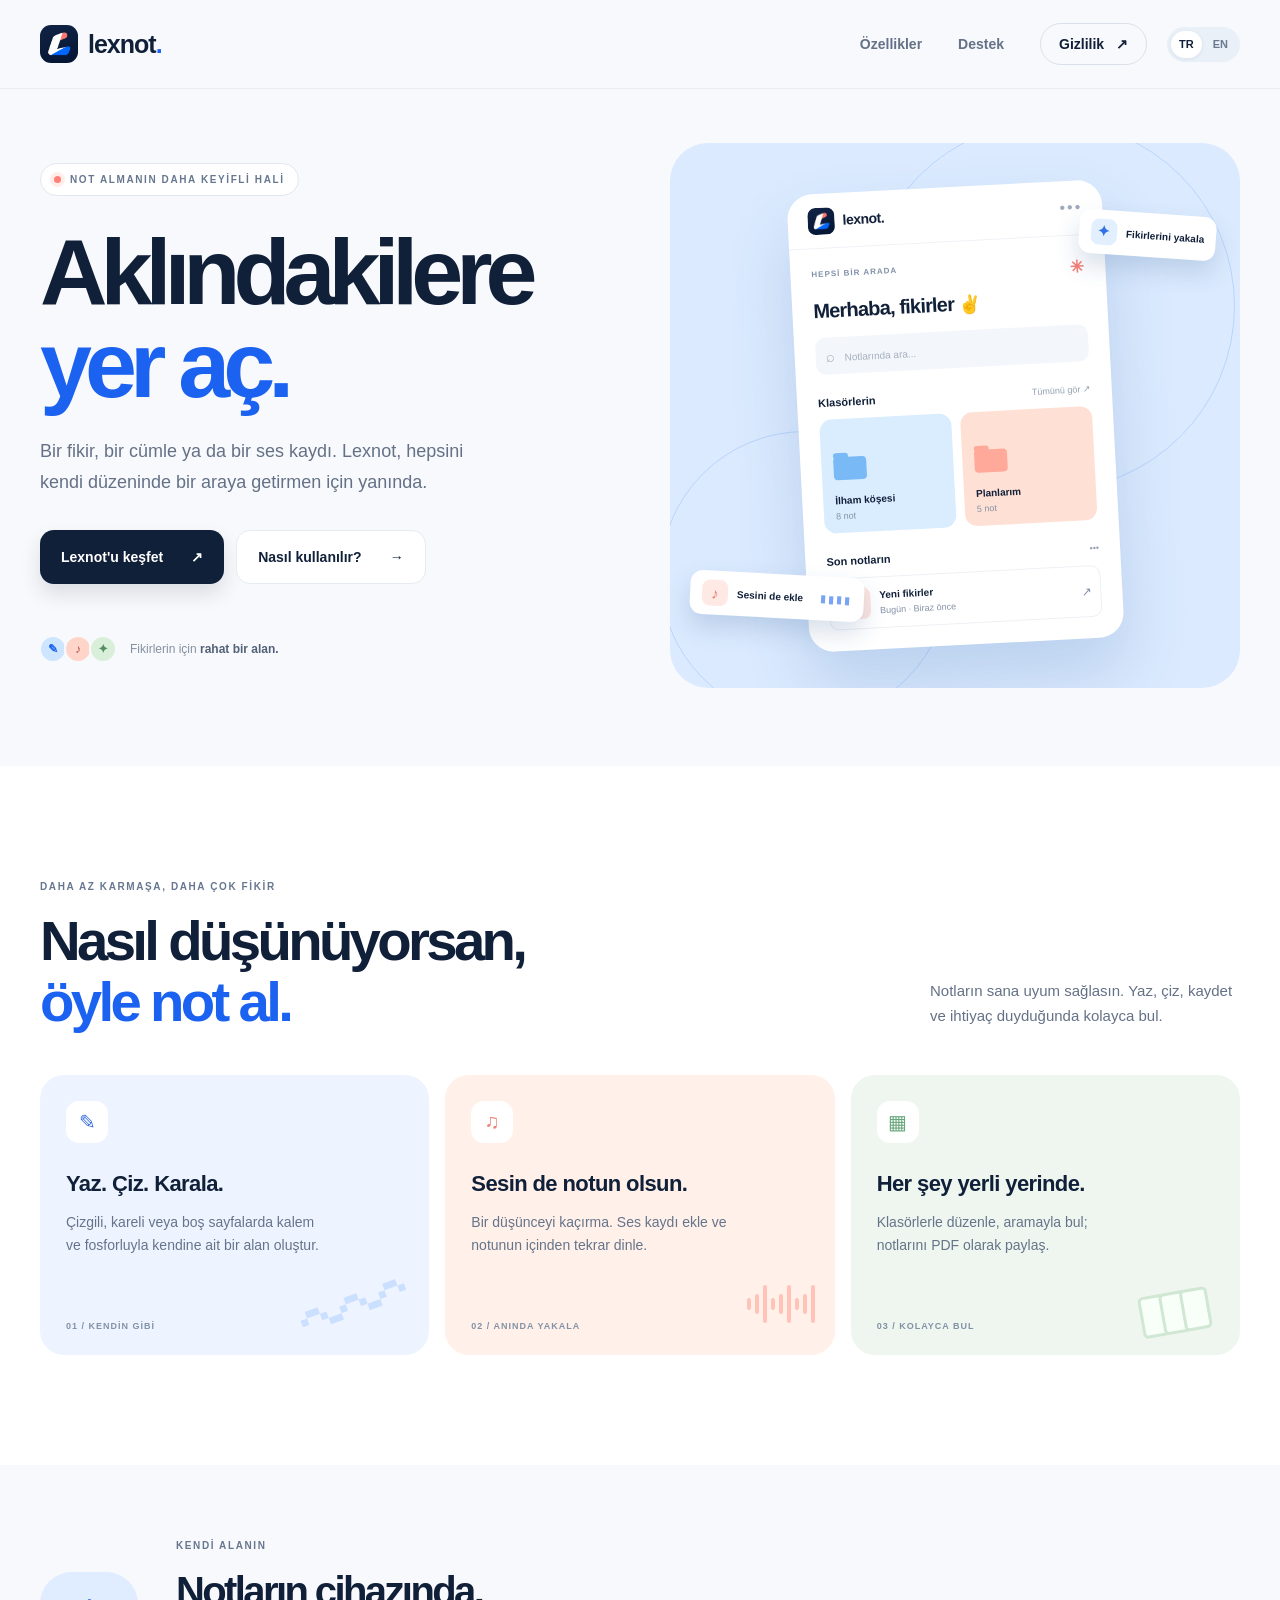
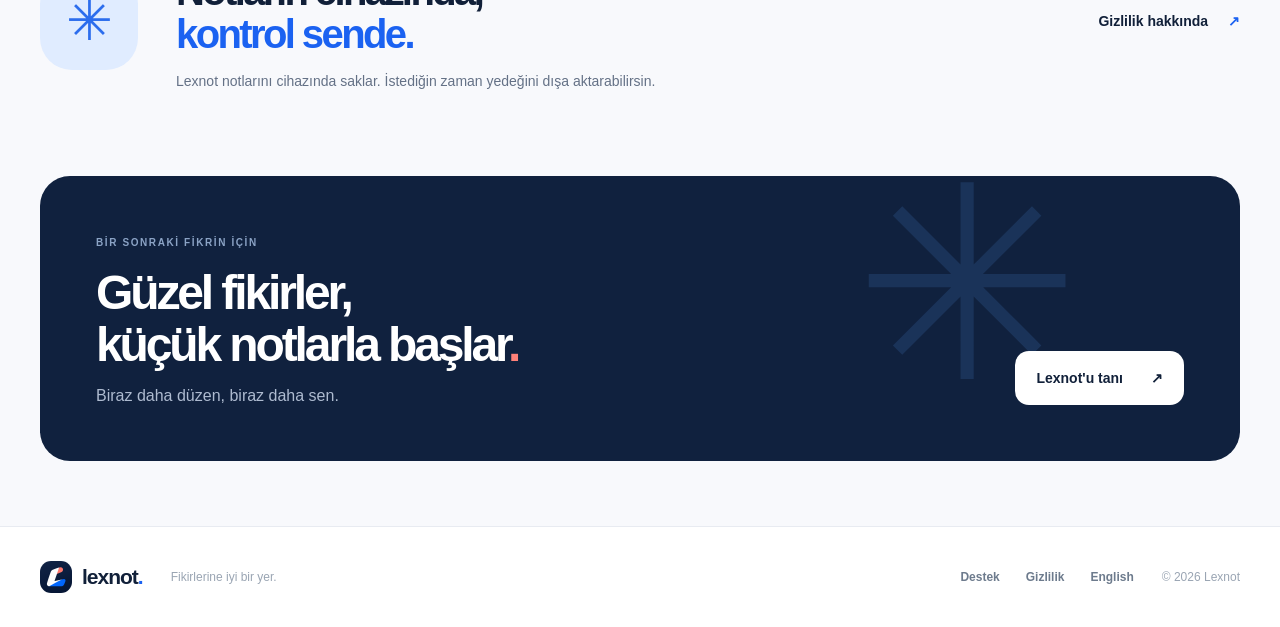
<file: index.html>
<!doctype html>
<html lang="tr">
<head>
  <meta charset="utf-8">
  <meta name="viewport" content="width=device-width, initial-scale=1">
  <meta name="theme-color" content="#f8f9fc">
  <meta name="description" content="Lexnot ile notlarını yaz, çiz, ses ekle ve kendi düzeninde sakla.">
  <title>Lexnot — Aklındakilere yer aç.</title>
  <link rel="icon" href="favicon.png" type="image/png">
  <link rel="apple-touch-icon" href="logo.png">
  <link rel="stylesheet" href="style.css">
</head>
<body>
  <a class="skip" href="#icerik">İçeriğe geç</a>
  <header class="site-header"><div class="shell header-inner">
    <a class="brand" href="index.html" aria-label="Lexnot ana sayfa"><img src="logo.png" alt="" width="38" height="38"><span>lexnot<span class="brand-dot">.</span></span></a>
    <nav class="nav" aria-label="Ana menü"><a class="nav-desktop" href="#ozellikler">Özellikler</a><a href="support.html">Destek</a><a class="nav-button" href="privacy.html">Gizlilik <span aria-hidden="true">↗</span></a></nav><div class="lang-switch" aria-label="Dil seçimi"><span class="lang-on" aria-current="page">TR</span><a href="en/index.html" lang="en" aria-label="Read in English">EN</a></div>
  </div></header>
  <main id="icerik">
    <section class="hero shell"><div class="hero-copy">
      <div class="eyebrow"><span class="eyebrow-dot"></span> NOT ALMANIN DAHA KEYİFLİ HALİ</div>
      <h1>Aklındakilere<br><span>yer aç.</span></h1>
      <p>Bir fikir, bir cümle ya da bir ses kaydı. Lexnot, hepsini kendi düzeninde bir araya getirmen için yanında.</p>
      <div class="hero-actions"><a class="button button-primary" href="#ozellikler">Lexnot'u keşfet <span aria-hidden="true">↗</span></a><a class="button button-light" href="support.html">Nasıl kullanılır? <span aria-hidden="true">→</span></a></div>
      <div class="hero-foot"><div class="avatar-stack" aria-hidden="true"><span>✎</span><span>♪</span><span>✦</span></div><p>Fikirlerin için <strong>rahat bir alan.</strong></p></div>
    </div>
    <div class="hero-art" aria-label="Lexnot not düzenini anlatan örnek arayüz çizimi">
      <span class="orbit orbit-one" aria-hidden="true"></span><span class="orbit orbit-two" aria-hidden="true"></span>
      <div class="floating-tag tag-top"><span class="tag-icon blue">✦</span><span>Fikirlerini yakala</span></div>
      <div class="app-window"><div class="app-top"><div class="app-mark"><img src="logo.png" alt="" width="27" height="27"><strong>lexnot.</strong></div><span class="app-menu" aria-hidden="true">•••</span></div>
        <div class="app-content"><div class="app-greeting">HEPSİ BİR ARADA <span>✳</span></div><div class="app-title">Merhaba, fikirler <span>✌</span></div><div class="app-search"><span aria-hidden="true">⌕</span> Notlarında ara...</div><div class="app-section"><strong>Klasörlerin</strong><span>Tümünü gör ↗</span></div><div class="folder-grid"><div class="folder-card folder-blue"><div class="folder-graphic"><i></i></div><strong>İlham köşesi</strong><small>8 not</small></div><div class="folder-card folder-peach"><div class="folder-graphic"><i></i></div><strong>Planlarım</strong><small>5 not</small></div></div><div class="app-section"><strong>Son notların</strong><span>•••</span></div><div class="mini-note"><div class="note-square">✎</div><div><b>Yeni fikirler</b><small>Bugün · Biraz önce</small></div><span>↗</span></div></div>
      </div>
      <div class="floating-tag tag-bottom"><span class="tag-icon coral">♪</span><span>Sesini de ekle</span><span class="sound-bars" aria-hidden="true">▮▮▮▮</span></div>
    </div></section>
    <section class="feature-section" id="ozellikler"><div class="shell">
      <div class="section-head"><div><span class="section-kicker">DAHA AZ KARMAŞA, DAHA ÇOK FİKİR</span><h2>Nasıl düşünüyorsan,<br><em>öyle not al.</em></h2></div><p>Notların sana uyum sağlasın. Yaz, çiz, kaydet ve ihtiyaç duyduğunda kolayca bul.</p></div>
      <div class="features-grid">
        <article class="feature feature-writing"><div class="feature-icon">✎</div><h3>Yaz. Çiz. Karala.</h3><p>Çizgili, kareli veya boş sayfalarda kalem ve fosforluyla kendine ait bir alan oluştur.</p><span class="feature-number">01 / KENDİN GİBİ</span><div class="feature-doodle" aria-hidden="true">〰</div></article>
        <article class="feature feature-audio"><div class="feature-icon">♫</div><h3>Sesin de notun olsun.</h3><p>Bir düşünceyi kaçırma. Ses kaydı ekle ve notunun içinden tekrar dinle.</p><span class="feature-number">02 / ANINDA YAKALA</span><div class="wave" aria-hidden="true"><i></i><i></i><i></i><i></i><i></i><i></i><i></i><i></i><i></i></div></article>
        <article class="feature feature-order"><div class="feature-icon">▦</div><h3>Her şey yerli yerinde.</h3><p>Klasörlerle düzenle, aramayla bul; notlarını PDF olarak paylaş.</p><span class="feature-number">03 / KOLAYCA BUL</span><div class="tiny-files" aria-hidden="true"><i></i><i></i><i></i></div></article>
      </div>
    </div></section>
    <section class="privacy-strip shell"><div class="privacy-mark" aria-hidden="true">✳</div><div><span class="section-kicker">KENDİ ALANIN</span><h2>Notların cihazında,<br><em>kontrol sende.</em></h2><p>Lexnot notlarını cihazında saklar. İstediğin zaman yedeğini dışa aktarabilirsin.</p></div><a class="text-link" href="privacy.html">Gizlilik hakkında <span aria-hidden="true">↗</span></a></section>
    <section class="cta-section"><div class="shell cta-inner"><div><span class="cta-label">BİR SONRAKİ FİKRİN İÇİN</span><h2>Güzel fikirler,<br>küçük notlarla başlar<span>.</span></h2><p>Biraz daha düzen, biraz daha sen.</p></div><a class="button button-white" href="support.html">Lexnot'u tanı <span aria-hidden="true">↗</span></a><span class="cta-spark" aria-hidden="true">✳</span></div></section>
  </main>
  <footer class="site-footer"><div class="shell footer-inner"><a class="brand" href="index.html"><img src="logo.png" alt="" width="32" height="32"><span>lexnot<span class="brand-dot">.</span></span></a><p>Fikirlerine iyi bir yer.</p><nav aria-label="Alt menü"><a href="support.html">Destek</a><a href="privacy.html">Gizlilik</a><a href="en/index.html" lang="en">English</a></nav><small>© 2026 Lexnot</small></div></footer>
</body>
</html>
</file>
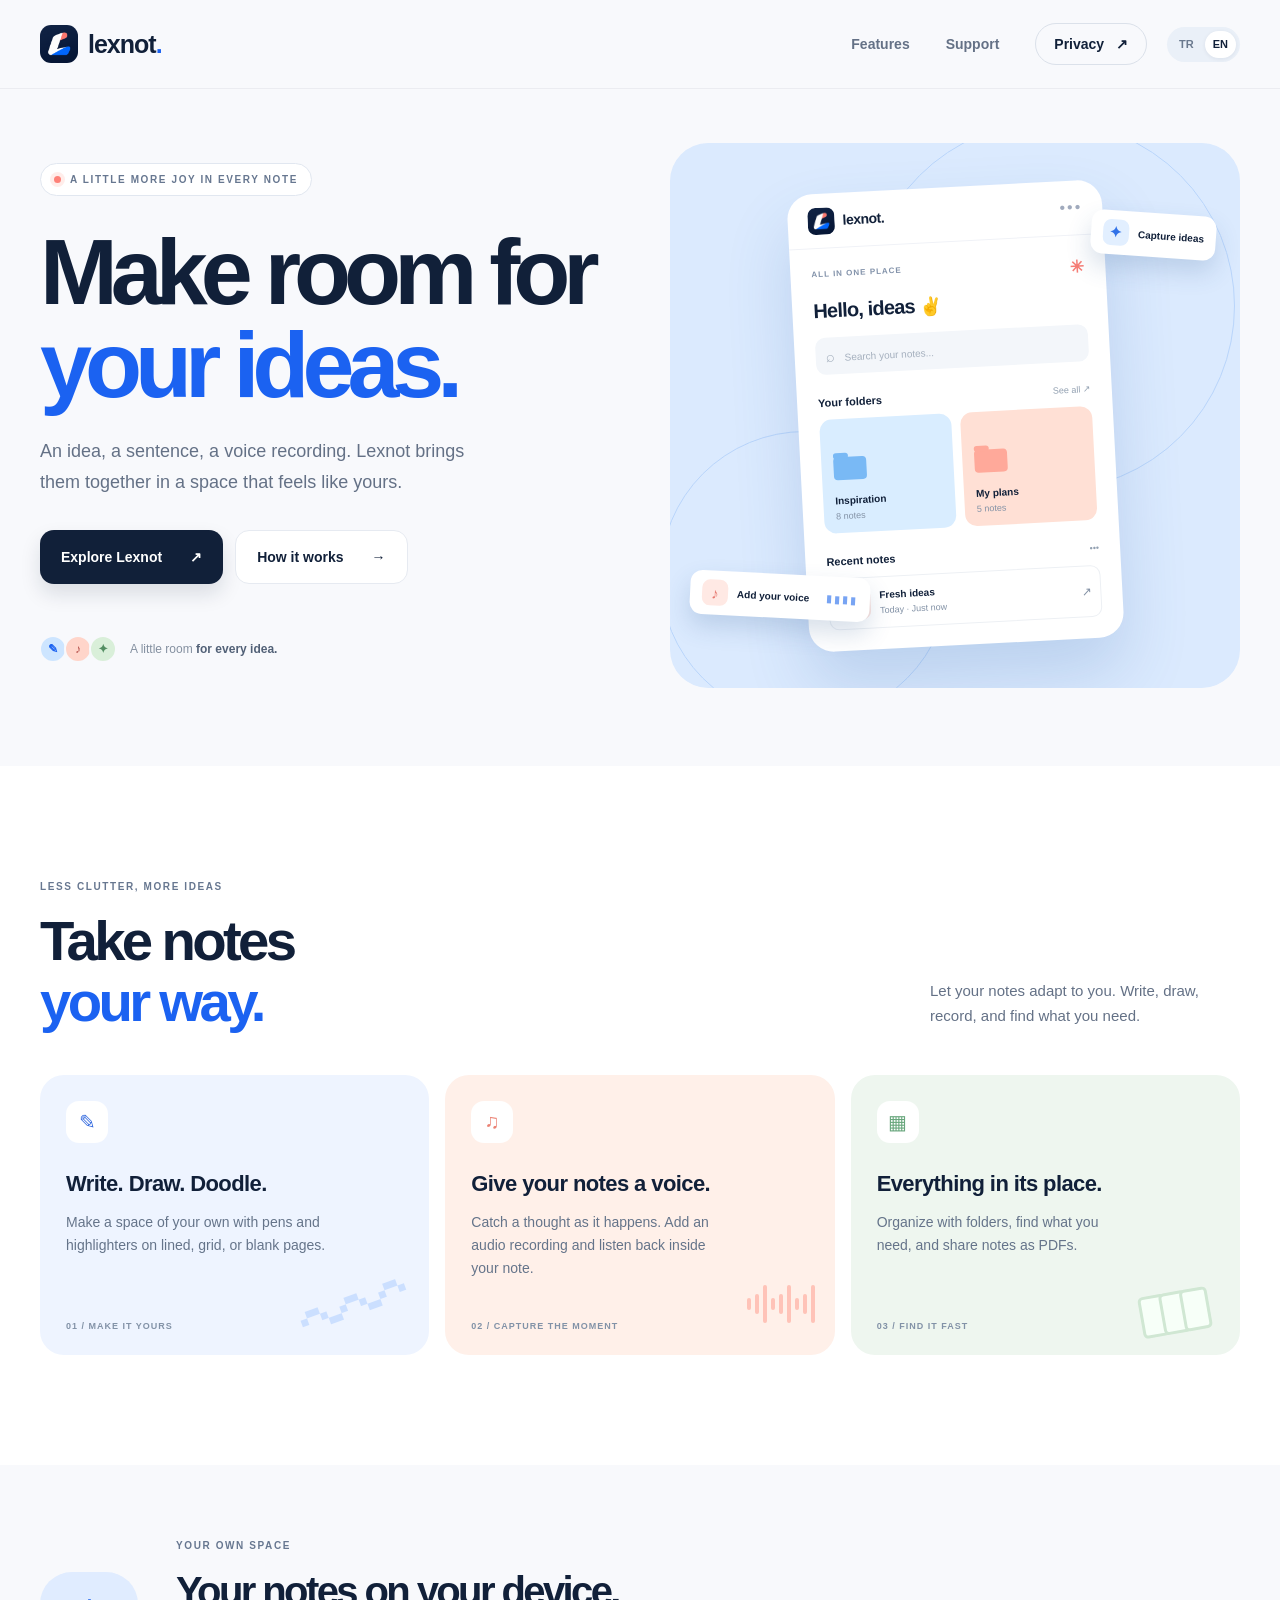
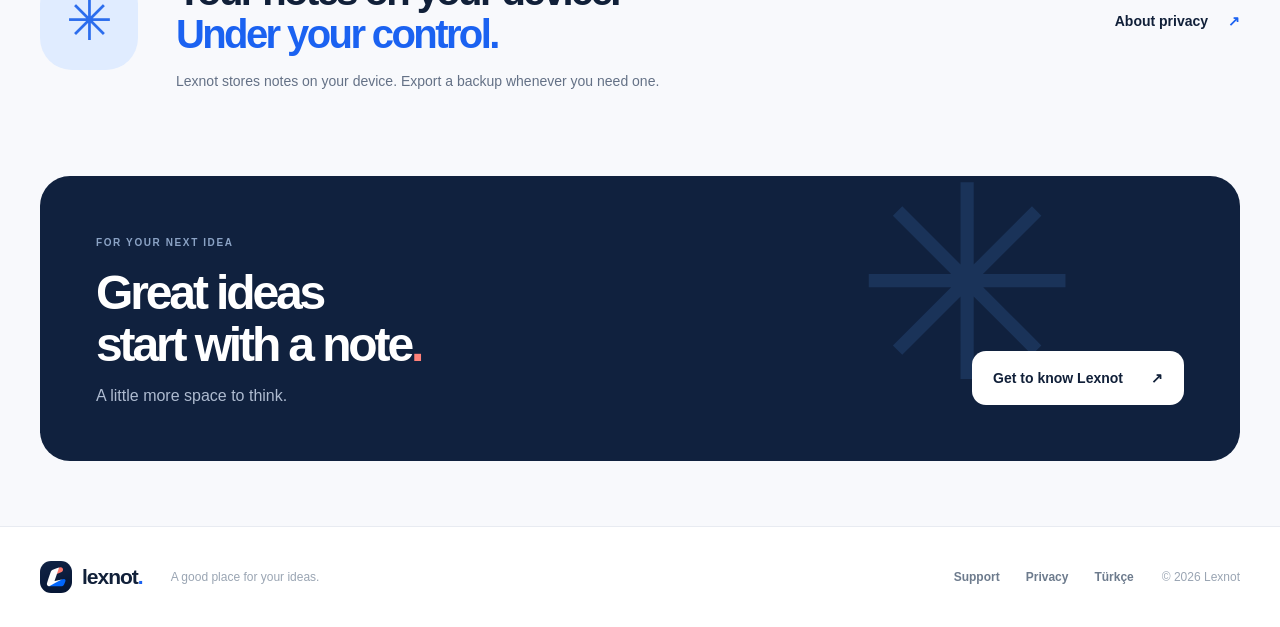
<file: en/index.html>
<!doctype html>
<html lang="en">
<head>
  <meta charset="utf-8">
  <meta name="viewport" content="width=device-width, initial-scale=1">
  <meta name="theme-color" content="#f8f9fc">
  <meta name="description" content="Write, draw, add audio and keep your ideas organized with Lexnot.">
  <title>Lexnot — Make room for your ideas.</title>
  <link rel="icon" href="../favicon.png" type="image/png">
  <link rel="apple-touch-icon" href="../logo.png">
  <link rel="stylesheet" href="../style.css">
</head>
<body>
  <a class="skip" href="#icerik">Skip to content</a>
  <header class="site-header"><div class="shell header-inner">
    <a class="brand" href="index.html" aria-label="Lexnot home"><img src="../logo.png" alt="" width="38" height="38"><span>lexnot<span class="brand-dot">.</span></span></a>
    <nav class="nav" aria-label="Main navigation"><a class="nav-desktop" href="#ozellikler">Features</a><a href="support.html">Support</a><a class="nav-button" href="privacy.html">Privacy <span aria-hidden="true">↗</span></a></nav><div class="lang-switch" aria-label="Language"><a href="../index.html" lang="tr" aria-label="Türkçe oku">TR</a><span class="lang-on" aria-current="page">EN</span></div>
  </div></header>
  <main id="icerik">
    <section class="hero shell"><div class="hero-copy">
      <div class="eyebrow"><span class="eyebrow-dot"></span> A LITTLE MORE JOY IN EVERY NOTE</div>
      <h1>Make room for<br><span>your ideas.</span></h1>
      <p>An idea, a sentence, a voice recording. Lexnot brings them together in a space that feels like yours.</p>
      <div class="hero-actions"><a class="button button-primary" href="#ozellikler">Explore Lexnot <span aria-hidden="true">↗</span></a><a class="button button-light" href="support.html">How it works <span aria-hidden="true">→</span></a></div>
      <div class="hero-foot"><div class="avatar-stack" aria-hidden="true"><span>✎</span><span>♪</span><span>✦</span></div><p>A little room <strong>for every idea.</strong></p></div>
    </div>
    <div class="hero-art" aria-label="Illustration of a Lexnot note collection">
      <span class="orbit orbit-one" aria-hidden="true"></span><span class="orbit orbit-two" aria-hidden="true"></span>
      <div class="floating-tag tag-top"><span class="tag-icon blue">✦</span><span>Capture ideas</span></div>
      <div class="app-window"><div class="app-top"><div class="app-mark"><img src="../logo.png" alt="" width="27" height="27"><strong>lexnot.</strong></div><span class="app-menu" aria-hidden="true">•••</span></div>
        <div class="app-content"><div class="app-greeting">ALL IN ONE PLACE <span>✳</span></div><div class="app-title">Hello, ideas <span>✌</span></div><div class="app-search"><span aria-hidden="true">⌕</span> Search your notes...</div><div class="app-section"><strong>Your folders</strong><span>See all ↗</span></div><div class="folder-grid"><div class="folder-card folder-blue"><div class="folder-graphic"><i></i></div><strong>Inspiration</strong><small>8 notes</small></div><div class="folder-card folder-peach"><div class="folder-graphic"><i></i></div><strong>My plans</strong><small>5 notes</small></div></div><div class="app-section"><strong>Recent notes</strong><span>•••</span></div><div class="mini-note"><div class="note-square">✎</div><div><b>Fresh ideas</b><small>Today · Just now</small></div><span>↗</span></div></div>
      </div>
      <div class="floating-tag tag-bottom"><span class="tag-icon coral">♪</span><span>Add your voice</span><span class="sound-bars" aria-hidden="true">▮▮▮▮</span></div>
    </div></section>
    <section class="feature-section" id="ozellikler"><div class="shell">
      <div class="section-head"><div><span class="section-kicker">LESS CLUTTER, MORE IDEAS</span><h2>Take notes<br><em>your way.</em></h2></div><p>Let your notes adapt to you. Write, draw, record, and find what you need.</p></div>
      <div class="features-grid">
        <article class="feature feature-writing"><div class="feature-icon">✎</div><h3>Write. Draw. Doodle.</h3><p>Make a space of your own with pens and highlighters on lined, grid, or blank pages.</p><span class="feature-number">01 / MAKE IT YOURS</span><div class="feature-doodle" aria-hidden="true">〰</div></article>
        <article class="feature feature-audio"><div class="feature-icon">♫</div><h3>Give your notes a voice.</h3><p>Catch a thought as it happens. Add an audio recording and listen back inside your note.</p><span class="feature-number">02 / CAPTURE THE MOMENT</span><div class="wave" aria-hidden="true"><i></i><i></i><i></i><i></i><i></i><i></i><i></i><i></i><i></i></div></article>
        <article class="feature feature-order"><div class="feature-icon">▦</div><h3>Everything in its place.</h3><p>Organize with folders, find what you need, and share notes as PDFs.</p><span class="feature-number">03 / FIND IT FAST</span><div class="tiny-files" aria-hidden="true"><i></i><i></i><i></i></div></article>
      </div>
    </div></section>
    <section class="privacy-strip shell"><div class="privacy-mark" aria-hidden="true">✳</div><div><span class="section-kicker">YOUR OWN SPACE</span><h2>Your notes on your device.<br><em>Under your control.</em></h2><p>Lexnot stores notes on your device. Export a backup whenever you need one.</p></div><a class="text-link" href="privacy.html">About privacy <span aria-hidden="true">↗</span></a></section>
    <section class="cta-section"><div class="shell cta-inner"><div><span class="cta-label">FOR YOUR NEXT IDEA</span><h2>Great ideas<br>start with a note<span>.</span></h2><p>A little more space to think.</p></div><a class="button button-white" href="support.html">Get to know Lexnot <span aria-hidden="true">↗</span></a><span class="cta-spark" aria-hidden="true">✳</span></div></section>
  </main>
  <footer class="site-footer"><div class="shell footer-inner"><a class="brand" href="index.html"><img src="../logo.png" alt="" width="32" height="32"><span>lexnot<span class="brand-dot">.</span></span></a><p>A good place for your ideas.</p><nav aria-label="Footer navigation"><a href="support.html">Support</a><a href="privacy.html">Privacy</a><a href="../index.html" lang="tr">Türkçe</a></nav><small>© 2026 Lexnot</small></div></footer>
</body>
</html>
</file>
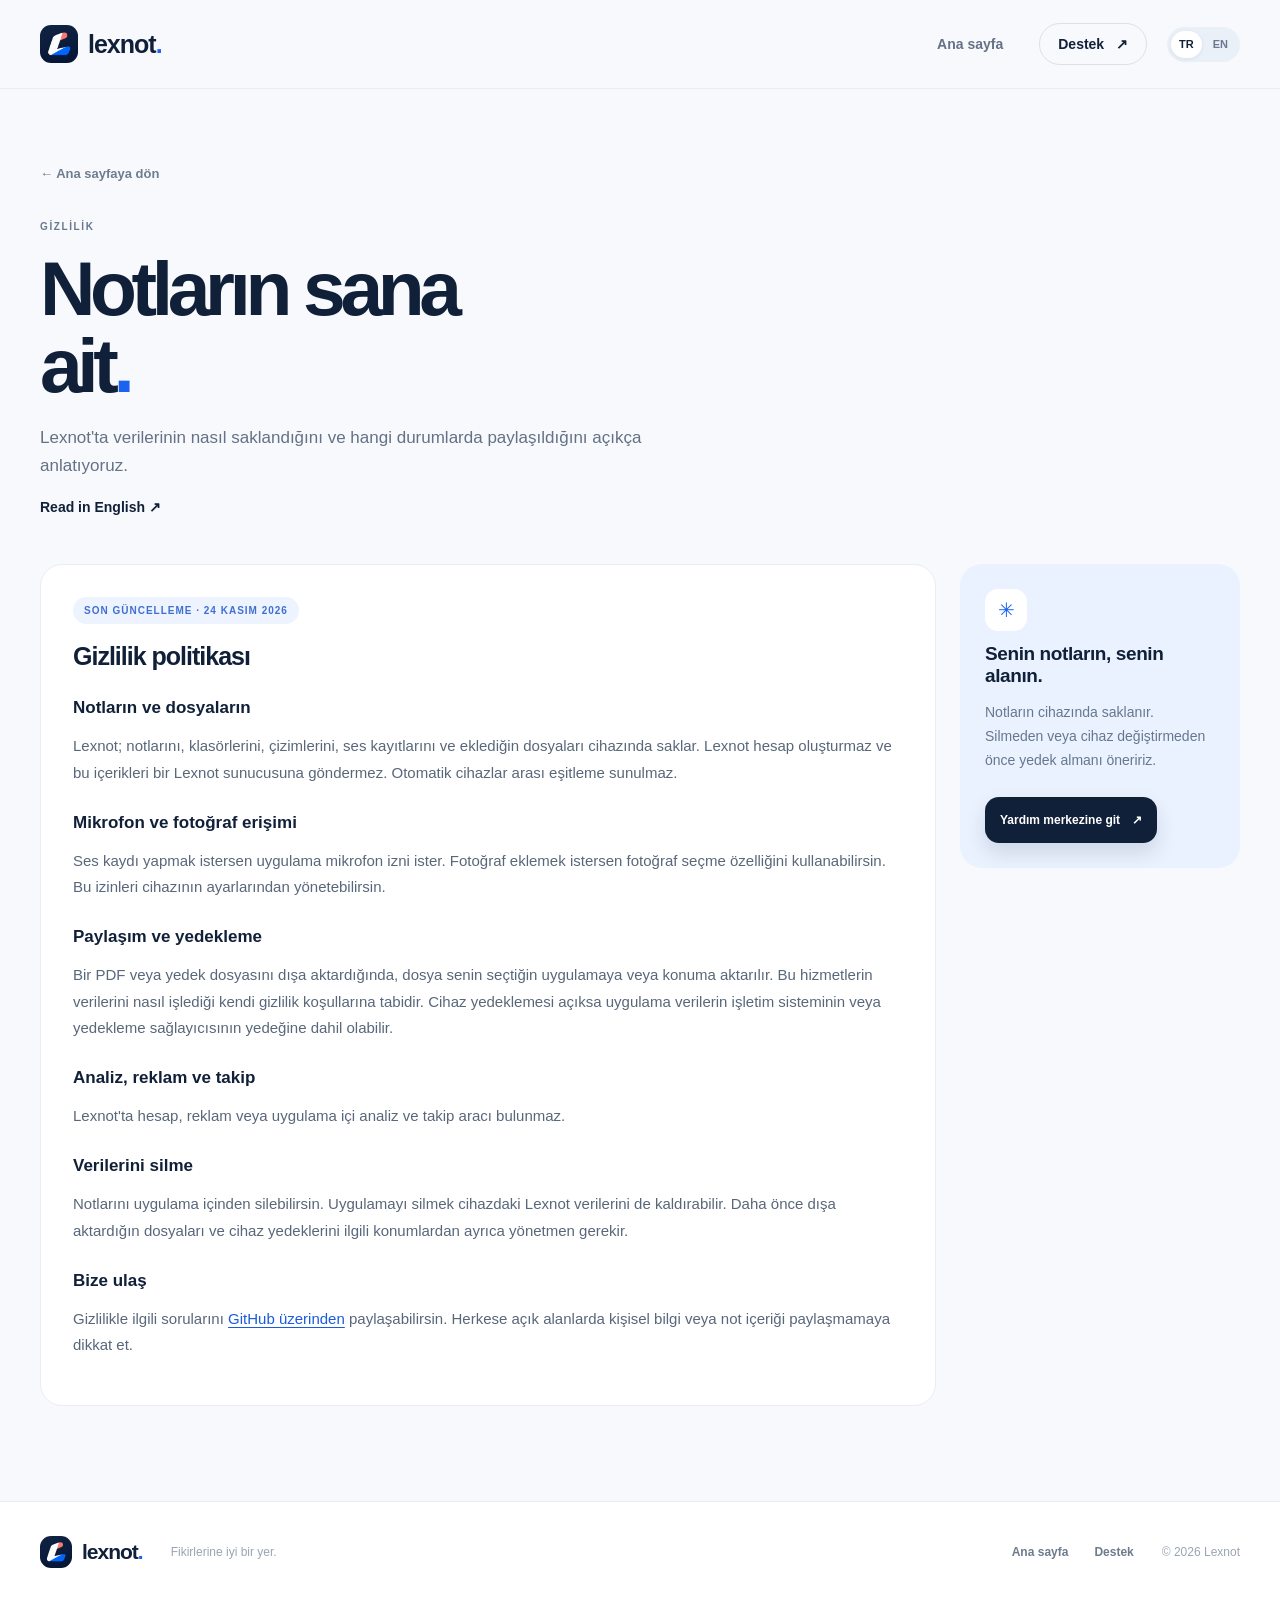
<file: privacy.html>
<!doctype html>
<html lang="tr"><head><meta charset="utf-8"><meta name="viewport" content="width=device-width, initial-scale=1"><meta name="theme-color" content="#f8f9fc"><meta name="description" content="Lexnot gizlilik politikası: notlar, ses kayıtları, izinler ve yedekler hakkında bilgi."><title>Gizlilik Politikası — Lexnot</title><link rel="icon" href="favicon.png" type="image/png"><link rel="apple-touch-icon" href="logo.png"><link rel="stylesheet" href="style.css"></head>
<body><a class="skip" href="#icerik">İçeriğe geç</a>
<header class="site-header"><div class="shell header-inner"><a class="brand" href="index.html" aria-label="Lexnot ana sayfa"><img src="logo.png" alt="" width="38" height="38"><span>lexnot<span class="brand-dot">.</span></span></a><nav class="nav" aria-label="Ana menü"><a href="index.html">Ana sayfa</a><a class="nav-button" href="support.html">Destek <span aria-hidden="true">↗</span></a></nav><div class="lang-switch" aria-label="Dil seçimi"><span class="lang-on" aria-current="page">TR</span><a href="en/privacy.html" lang="en" aria-label="Read in English">EN</a></div></div></header>
<main class="page-main shell" id="icerik"><a class="back-link" href="index.html">← Ana sayfaya dön</a><div class="page-hero"><span class="section-kicker">GİZLİLİK</span><h1>Notların sana<br>ait<span class="brand-dot">.</span></h1><p>Lexnot'ta verilerinin nasıl saklandığını ve hangi durumlarda paylaşıldığını açıkça anlatıyoruz.</p><a class="text-link" href="en/privacy.html" lang="en">Read in English ↗</a></div>
<div class="page-layout"><div><article class="content-card"><span class="label-pill">SON GÜNCELLEME · 24 KASIM 2026</span><h2 style="margin-top:18px">Gizlilik politikası</h2>
<h3>Notların ve dosyaların</h3><p>Lexnot; notlarını, klasörlerini, çizimlerini, ses kayıtlarını ve eklediğin dosyaları cihazında saklar. Lexnot hesap oluşturmaz ve bu içerikleri bir Lexnot sunucusuna göndermez. Otomatik cihazlar arası eşitleme sunulmaz.</p>
<h3>Mikrofon ve fotoğraf erişimi</h3><p>Ses kaydı yapmak istersen uygulama mikrofon izni ister. Fotoğraf eklemek istersen fotoğraf seçme özelliğini kullanabilirsin. Bu izinleri cihazının ayarlarından yönetebilirsin.</p>
<h3>Paylaşım ve yedekleme</h3><p>Bir PDF veya yedek dosyasını dışa aktardığında, dosya senin seçtiğin uygulamaya veya konuma aktarılır. Bu hizmetlerin verilerini nasıl işlediği kendi gizlilik koşullarına tabidir. Cihaz yedeklemesi açıksa uygulama verilerin işletim sisteminin veya yedekleme sağlayıcısının yedeğine dahil olabilir.</p>
<h3>Analiz, reklam ve takip</h3><p>Lexnot'ta hesap, reklam veya uygulama içi analiz ve takip aracı bulunmaz.</p>
<h3>Verilerini silme</h3><p>Notlarını uygulama içinden silebilirsin. Uygulamayı silmek cihazdaki Lexnot verilerini de kaldırabilir. Daha önce dışa aktardığın dosyaları ve cihaz yedeklerini ilgili konumlardan ayrıca yönetmen gerekir.</p>
<h3>Bize ulaş</h3><p>Gizlilikle ilgili sorularını <a href="https://github.com/omeryaldirgan/lexnot/issues">GitHub üzerinden</a> paylaşabilirsin. Herkese açık alanlarda kişisel bilgi veya not içeriği paylaşmamaya dikkat et.</p></article>
</div>
<aside class="side-card"><div class="side-icon" aria-hidden="true">✳</div><h2>Senin notların, senin alanın.</h2><p>Notların cihazında saklanır. Silmeden veya cihaz değiştirmeden önce yedek almanı öneririz.</p><a class="button button-primary" href="support.html">Yardım merkezine git <span aria-hidden="true">↗</span></a></aside></div></main>
<footer class="site-footer"><div class="shell footer-inner"><a class="brand" href="index.html"><img src="logo.png" alt="" width="32" height="32"><span>lexnot<span class="brand-dot">.</span></span></a><p>Fikirlerine iyi bir yer.</p><nav aria-label="Alt menü"><a href="index.html">Ana sayfa</a><a href="support.html">Destek</a></nav><small>© 2026 Lexnot</small></div></footer></body></html>
</file>
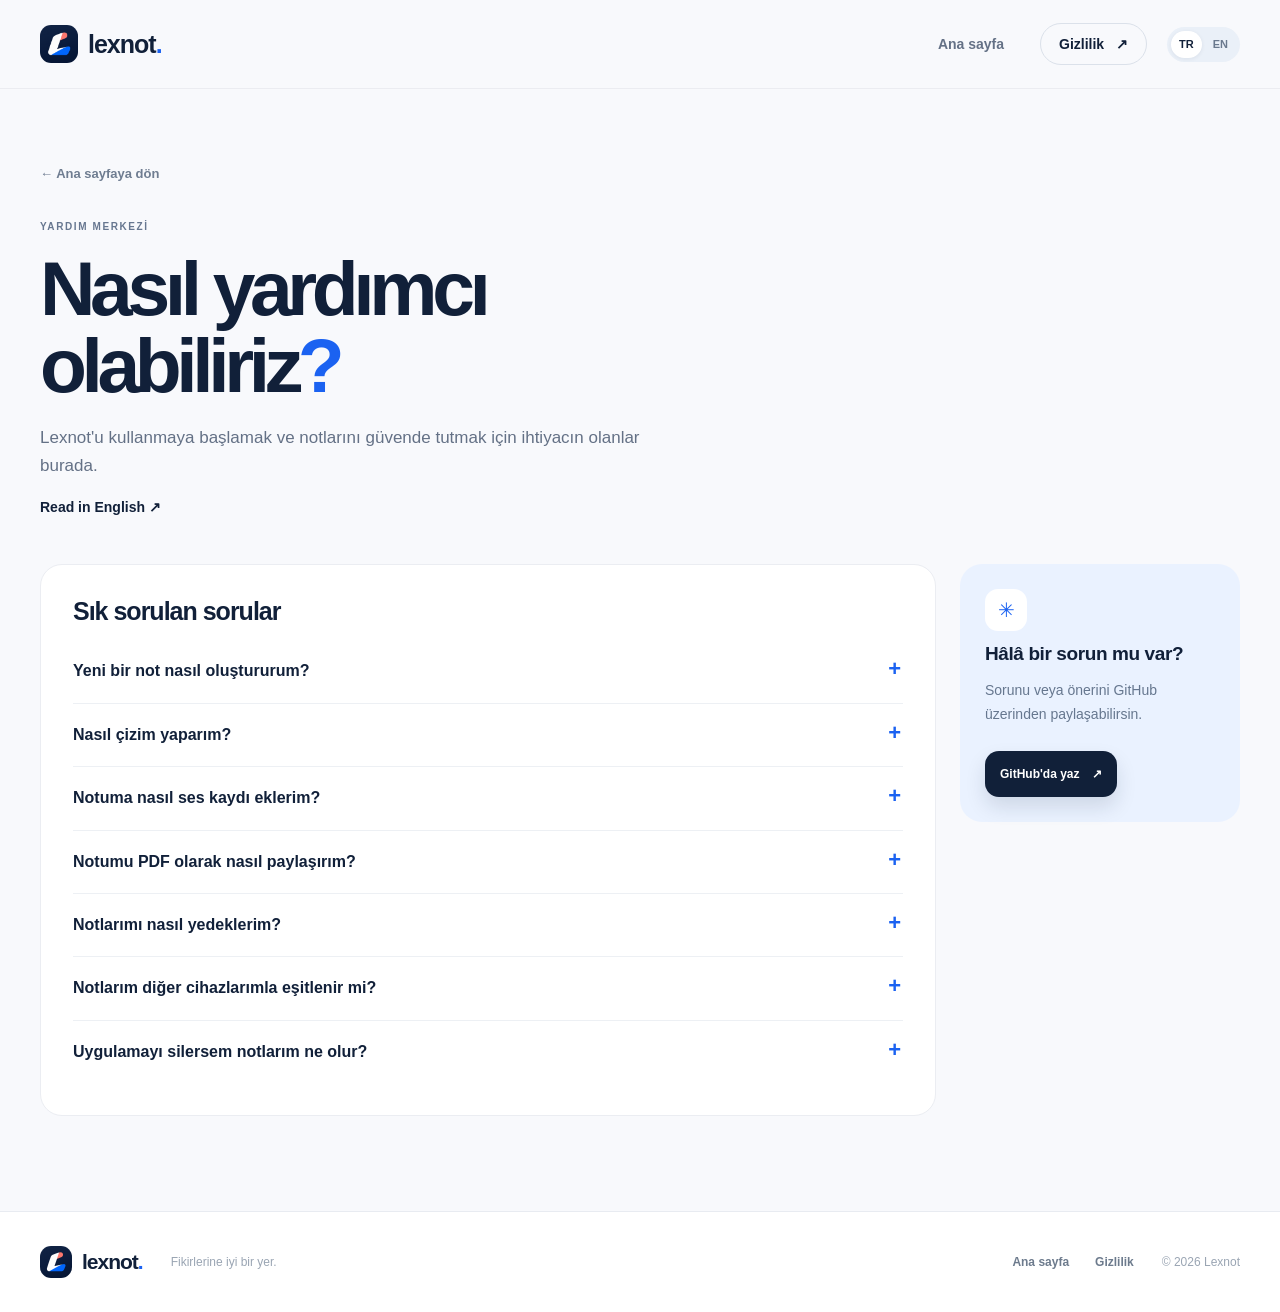
<file: support.html>
<!doctype html>
<html lang="tr"><head><meta charset="utf-8"><meta name="viewport" content="width=device-width, initial-scale=1"><meta name="theme-color" content="#f8f9fc"><meta name="description" content="Lexnot yardım merkezi: not alma, ses kayıtları, PDF ve yedekleme hakkında bilgiler."><title>Destek — Lexnot</title><link rel="icon" href="favicon.png" type="image/png"><link rel="apple-touch-icon" href="logo.png"><link rel="stylesheet" href="style.css"></head>
<body><a class="skip" href="#icerik">İçeriğe geç</a>
<header class="site-header"><div class="shell header-inner"><a class="brand" href="index.html" aria-label="Lexnot ana sayfa"><img src="logo.png" alt="" width="38" height="38"><span>lexnot<span class="brand-dot">.</span></span></a><nav class="nav" aria-label="Ana menü"><a href="index.html">Ana sayfa</a><a class="nav-button" href="privacy.html">Gizlilik <span aria-hidden="true">↗</span></a></nav><div class="lang-switch" aria-label="Dil seçimi"><span class="lang-on" aria-current="page">TR</span><a href="en/support.html" lang="en" aria-label="Read in English">EN</a></div></div></header>
<main class="page-main shell" id="icerik"><a class="back-link" href="index.html">← Ana sayfaya dön</a><div class="page-hero"><span class="section-kicker">YARDIM MERKEZİ</span><h1>Nasıl yardımcı<br>olabiliriz<span class="brand-dot">?</span></h1><p>Lexnot'u kullanmaya başlamak ve notlarını güvende tutmak için ihtiyacın olanlar burada.</p><a class="text-link" href="en/support.html" lang="en">Read in English ↗</a></div>
<div class="page-layout"><div><section class="content-card faq"><h2>Sık sorulan sorular</h2>
<details><summary>Yeni bir not nasıl oluştururum?</summary><p>Ana ekranda <strong>+ Not</strong> seçeneğine dokun. İstersen önce bir klasör açabilir, notunu orada oluşturabilirsin.</p></details>
<details><summary>Nasıl çizim yaparım?</summary><p>Notunun içinde <strong>Kalem</strong> seçeneğini aç. Kalem, fosforlu kalem ve silgi araçlarını; renk ve kalınlık seçeneklerini kullanabilirsin.</p></details>
<details><summary>Notuma nasıl ses kaydı eklerim?</summary><p>Not ekranındaki <strong>Ses ekle</strong> seçeneğiyle kayıt yapabilirsin. Mikrofon izni gerekir. Kayıtlarını notun içinden dinleyebilirsin; kayıtlar otomatik olarak yazıya çevrilmez.</p></details>
<details><summary>Notumu PDF olarak nasıl paylaşırım?</summary><p>Not ekranındaki <strong>PDF</strong> seçeneğine dokun ve açılan paylaşım menüsünden dosyayı kaydet veya paylaş. PDF; not metnini ve çizimleri içerir, ses kayıtlarını ve diğer ekleri içermez.</p></details>
<details><summary>Notlarımı nasıl yedeklerim?</summary><p>Ana ekrandan <strong>Ayarlar → Yedeği dışa aktar</strong> yolunu izle ve dosyayı güvenli bir yere kaydet. Desteklenen sürümlerde <strong>Yedeği geri yükle</strong> ile yedeği ayrı bir klasöre ekleyebilirsin. Yedek dosyası sınırı 100 MB'tır.</p></details>
<details><summary>Notlarım diğer cihazlarımla eşitlenir mi?</summary><p>Lexnot şu anda otomatik cihazlar arası eşitleme sunmaz. Notlarını taşımak için yedek dosyasını dışa aktarıp desteklenen sürümde geri yükleyebilirsin.</p></details>
<details><summary>Uygulamayı silersem notlarım ne olur?</summary><p>Uygulama silindiğinde cihazdaki Lexnot verileri de silinebilir. Silmeden veya cihaz değiştirmeden önce yedeğini dışa aktarıp güvenli bir yerde sakla.</p></details>
</section>
</div>
<aside class="side-card"><div class="side-icon" aria-hidden="true">✳</div><h2>Hâlâ bir sorun mu var?</h2><p>Sorunu veya önerini GitHub üzerinden paylaşabilirsin.</p><a class="button button-primary" href="https://github.com/omeryaldirgan/lexnot/issues">GitHub'da yaz <span aria-hidden="true">↗</span></a></aside></div></main>
<footer class="site-footer"><div class="shell footer-inner"><a class="brand" href="index.html"><img src="logo.png" alt="" width="32" height="32"><span>lexnot<span class="brand-dot">.</span></span></a><p>Fikirlerine iyi bir yer.</p><nav aria-label="Alt menü"><a href="index.html">Ana sayfa</a><a href="privacy.html">Gizlilik</a></nav><small>© 2026 Lexnot</small></div></footer></body></html>
</file>
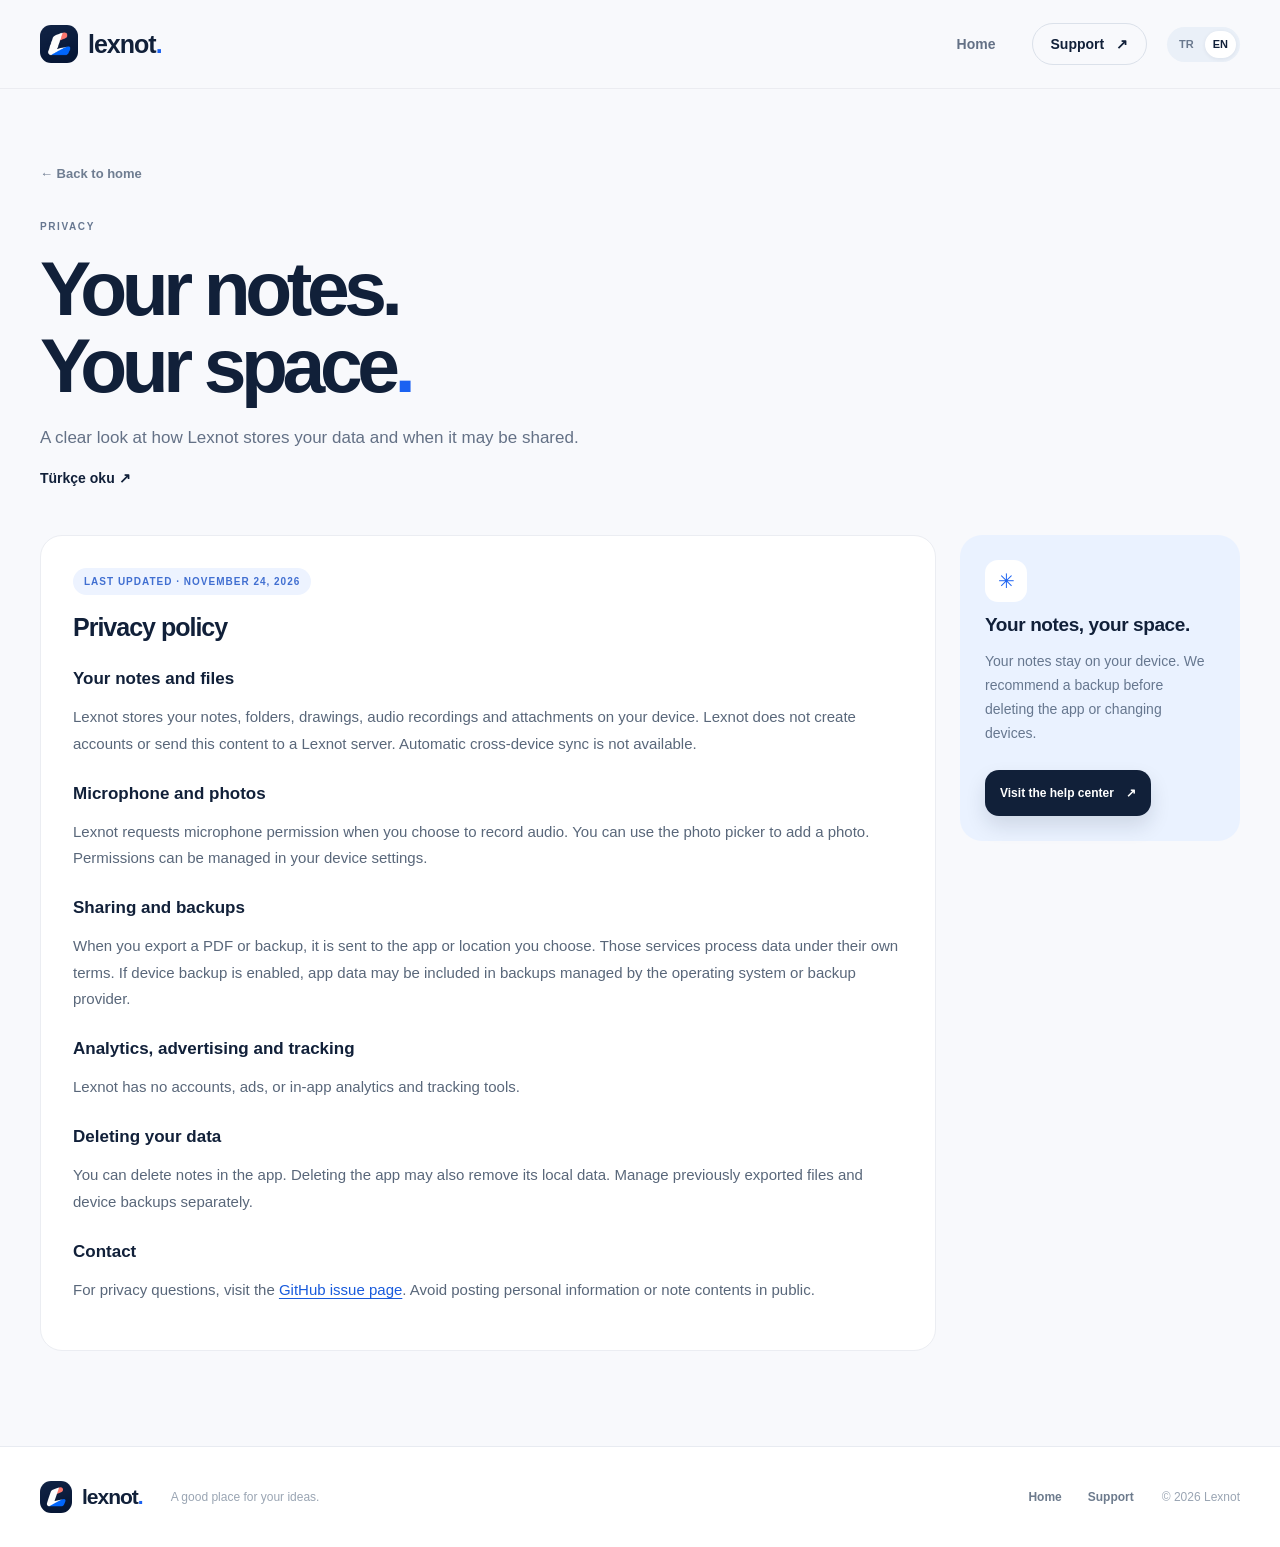
<file: en/privacy.html>
<!doctype html>
<html lang="en"><head><meta charset="utf-8"><meta name="viewport" content="width=device-width, initial-scale=1"><meta name="theme-color" content="#f8f9fc"><meta name="description" content="Lexnot privacy policy: notes, audio recordings, permissions and backups."><title>Privacy Policy — Lexnot</title><link rel="icon" href="../favicon.png" type="image/png"><link rel="apple-touch-icon" href="../logo.png"><link rel="stylesheet" href="../style.css"></head>
<body><a class="skip" href="#content">Skip to content</a><header class="site-header"><div class="shell header-inner"><a class="brand" href="index.html" aria-label="Lexnot home"><img src="../logo.png" alt="" width="38" height="38"><span>lexnot<span class="brand-dot">.</span></span></a><nav class="nav" aria-label="Main navigation"><a href="index.html">Home</a><a class="nav-button" href="support.html">Support <span aria-hidden="true">↗</span></a></nav><div class="lang-switch" aria-label="Language"><a href="../privacy.html" lang="tr" aria-label="Türkçe oku">TR</a><span class="lang-on" aria-current="page">EN</span></div></div></header>
<main class="page-main shell" id="content"><a class="back-link" href="index.html">← Back to home</a><div class="page-hero"><span class="section-kicker">PRIVACY</span><h1>Your notes.<br>Your space<span class="brand-dot">.</span></h1><p>A clear look at how Lexnot stores your data and when it may be shared.</p><a class="text-link" href="../privacy.html" lang="tr">Türkçe oku ↗</a></div><div class="page-layout"><div><article class="content-card"><span class="label-pill">LAST UPDATED · NOVEMBER 24, 2026</span><h2 style="margin-top:18px">Privacy policy</h2>
<h3>Your notes and files</h3><p>Lexnot stores your notes, folders, drawings, audio recordings and attachments on your device. Lexnot does not create accounts or send this content to a Lexnot server. Automatic cross-device sync is not available.</p>
<h3>Microphone and photos</h3><p>Lexnot requests microphone permission when you choose to record audio. You can use the photo picker to add a photo. Permissions can be managed in your device settings.</p>
<h3>Sharing and backups</h3><p>When you export a PDF or backup, it is sent to the app or location you choose. Those services process data under their own terms. If device backup is enabled, app data may be included in backups managed by the operating system or backup provider.</p>
<h3>Analytics, advertising and tracking</h3><p>Lexnot has no accounts, ads, or in-app analytics and tracking tools.</p>
<h3>Deleting your data</h3><p>You can delete notes in the app. Deleting the app may also remove its local data. Manage previously exported files and device backups separately.</p>
<h3>Contact</h3><p>For privacy questions, visit the <a href="https://github.com/omeryaldirgan/lexnot/issues">GitHub issue page</a>. Avoid posting personal information or note contents in public.</p></article></div>
<aside class="side-card"><div class="side-icon" aria-hidden="true">✳</div><h2>Your notes, your space.</h2><p>Your notes stay on your device. We recommend a backup before deleting the app or changing devices.</p><a class="button button-primary" href="support.html">Visit the help center <span aria-hidden="true">↗</span></a></aside></div></main>
<footer class="site-footer"><div class="shell footer-inner"><a class="brand" href="index.html"><img src="../logo.png" alt="" width="32" height="32"><span>lexnot<span class="brand-dot">.</span></span></a><p>A good place for your ideas.</p><nav aria-label="Footer navigation"><a href="index.html">Home</a><a href="support.html">Support</a></nav><small>© 2026 Lexnot</small></div></footer></body></html>
</file>
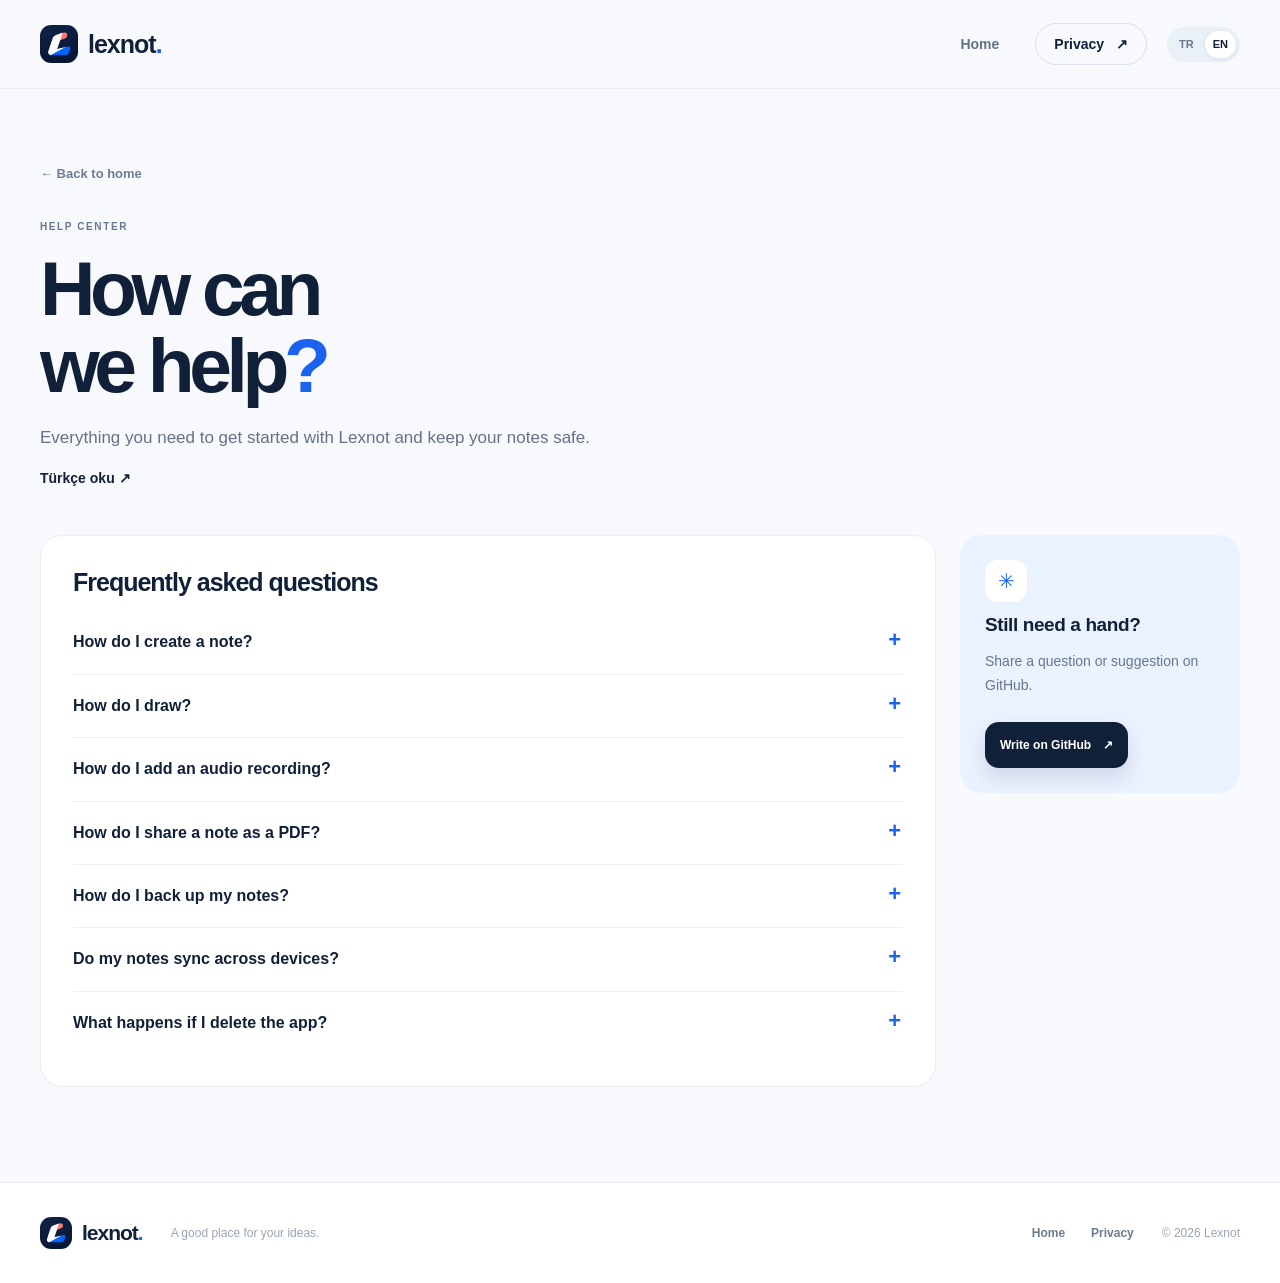
<file: en/support.html>
<!doctype html>
<html lang="en"><head><meta charset="utf-8"><meta name="viewport" content="width=device-width, initial-scale=1"><meta name="theme-color" content="#f8f9fc"><meta name="description" content="Lexnot help: taking notes, audio recordings, PDF export and backups."><title>Support — Lexnot</title><link rel="icon" href="../favicon.png" type="image/png"><link rel="apple-touch-icon" href="../logo.png"><link rel="stylesheet" href="../style.css"></head>
<body><a class="skip" href="#content">Skip to content</a><header class="site-header"><div class="shell header-inner"><a class="brand" href="index.html" aria-label="Lexnot home"><img src="../logo.png" alt="" width="38" height="38"><span>lexnot<span class="brand-dot">.</span></span></a><nav class="nav" aria-label="Main navigation"><a href="index.html">Home</a><a class="nav-button" href="privacy.html">Privacy <span aria-hidden="true">↗</span></a></nav><div class="lang-switch" aria-label="Language"><a href="../support.html" lang="tr" aria-label="Türkçe oku">TR</a><span class="lang-on" aria-current="page">EN</span></div></div></header>
<main class="page-main shell" id="content"><a class="back-link" href="index.html">← Back to home</a><div class="page-hero"><span class="section-kicker">HELP CENTER</span><h1>How can<br>we help<span class="brand-dot">?</span></h1><p>Everything you need to get started with Lexnot and keep your notes safe.</p><a class="text-link" href="../support.html" lang="tr">Türkçe oku ↗</a></div><div class="page-layout"><div><section class="content-card faq"><h2>Frequently asked questions</h2>
<details><summary>How do I create a note?</summary><p>Tap <strong>+ Note</strong> on the home screen. You can also open a folder first and create your note there.</p></details>
<details><summary>How do I draw?</summary><p>Open <strong>Pen</strong> inside a note. Choose between pen, highlighter and eraser, and adjust the color and thickness.</p></details>
<details><summary>How do I add an audio recording?</summary><p>Tap <strong>Add audio</strong> inside your note to record. Microphone permission is required. You can listen to recordings inside the note; recordings are not automatically transcribed.</p></details>
<details><summary>How do I share a note as a PDF?</summary><p>Tap <strong>PDF</strong> in a note, then save or share it using the menu. The PDF contains note text and drawings, but not audio recordings or other attachments.</p></details>
<details><summary>How do I back up my notes?</summary><p>Go to <strong>Settings → Export backup</strong> and save the file somewhere safe. On supported versions, <strong>Restore backup</strong> adds it to a separate folder. The backup limit is 100 MB.</p></details>
<details><summary>Do my notes sync across devices?</summary><p>Lexnot does not currently offer automatic cross-device sync. To move notes, export a backup and restore it on a supported version.</p></details>
<details><summary>What happens if I delete the app?</summary><p>Deleting the app may also delete its local Lexnot data. Export a backup and keep it somewhere safe before deleting the app or changing devices.</p></details></section></div>
<aside class="side-card"><div class="side-icon" aria-hidden="true">✳</div><h2>Still need a hand?</h2><p>Share a question or suggestion on GitHub.</p><a class="button button-primary" href="https://github.com/omeryaldirgan/lexnot/issues">Write on GitHub <span aria-hidden="true">↗</span></a></aside></div></main>
<footer class="site-footer"><div class="shell footer-inner"><a class="brand" href="index.html"><img src="../logo.png" alt="" width="32" height="32"><span>lexnot<span class="brand-dot">.</span></span></a><p>A good place for your ideas.</p><nav aria-label="Footer navigation"><a href="index.html">Home</a><a href="privacy.html">Privacy</a></nav><small>© 2026 Lexnot</small></div></footer></body></html>
</file>
<file: style.css>
:root{color-scheme:light;--ink:#112039;--muted:#647186;--blue:#1b62f1;--line:#e7eaf0;--paper:#f8f9fc;--white:#fff;--coral:#ff7d74}*{box-sizing:border-box}html{scroll-behavior:smooth}body{margin:0;background:var(--paper);color:var(--ink);font-family:-apple-system,BlinkMacSystemFont,"Segoe UI",sans-serif;-webkit-font-smoothing:antialiased}a{color:inherit;text-decoration:none}a:focus-visible,summary:focus-visible{outline:3px solid #77a8ff;outline-offset:4px}.skip{position:absolute;left:12px;top:-80px;z-index:20;background:#fff;padding:12px}.skip:focus{top:10px}.shell{width:min(1200px,calc(100% - 80px));margin:auto}.site-header{background:rgba(248,249,252,.95);border-bottom:1px solid rgba(18,32,57,.055)}.header-inner{height:88px;display:flex;align-items:center;justify-content:space-between}.brand{display:inline-flex;align-items:center;gap:10px;font-weight:800;letter-spacing:-1px;font-size:25px}.brand img{border-radius:11px}.brand-dot{color:var(--blue)}.nav{display:flex;align-items:center;gap:36px;font-size:14px;font-weight:650}.nav>a:not(.nav-button){color:#647186}.nav a:hover,.site-footer a:hover{color:var(--blue)}.nav-button{border:1px solid #dbe1ea;border-radius:100px;padding:12px 18px}.nav-button span{margin-left:8px}.hero{min-height:675px;display:grid;grid-template-columns:1fr 1fr;align-items:center;gap:60px;padding-top:54px;padding-bottom:78px}.eyebrow,.section-kicker,.cta-label{font-size:10px;font-weight:800;letter-spacing:1.6px;color:#677790}.eyebrow{display:inline-flex;align-items:center;gap:9px;border:1px solid #e1e7f0;background:#fff;border-radius:100px;padding:10px 13px}.eyebrow-dot{width:7px;height:7px;background:#fe8178;border-radius:50%;box-shadow:0 0 0 4px #ffedea}.hero h1{font-size:clamp(65px,7.3vw,102px);letter-spacing:-.075em;line-height:.99;margin:30px 0 25px}.hero h1 span{color:var(--blue)}.hero-copy>p{font-size:18px;line-height:1.7;color:var(--muted);max-width:460px}.hero-actions{display:flex;gap:12px;flex-wrap:wrap;margin-top:32px}.button{min-height:54px;padding:0 21px;border-radius:14px;display:inline-flex;justify-content:center;align-items:center;gap:28px;font-size:14px;font-weight:750;transition:transform .2s,box-shadow .2s}.button:hover{transform:translateY(-3px)}.button-primary{color:#fff;background:var(--ink);box-shadow:0 10px 20px #10203b20}.button-light{background:#fff;border:1px solid #e6eaf1}.hero-foot{display:flex;align-items:center;gap:13px;margin-top:46px;font-size:12px;color:#8490a0}.hero-foot strong{color:#526177}.avatar-stack{display:flex;padding-left:2px}.avatar-stack span{display:grid;place-items:center;width:28px;height:28px;margin-left:-3px;border:2px solid var(--paper);border-radius:50%;background:#cde5ff;color:#1b62f1;font-weight:800}.avatar-stack span:nth-child(2){background:#ffd5ca;color:#b6514b}.avatar-stack span:nth-child(3){background:#d9efd9;color:#538e62}.hero-art{height:545px;position:relative;border-radius:38px;background:#dbeafe;overflow:hidden;display:flex;justify-content:center;align-items:center}.orbit{position:absolute;border:1px solid #b9d5fb;border-radius:50%;width:370px;height:370px}.orbit-one{transform:translate(95px,-110px)}.orbit-two{transform:translate(-150px,160px);width:290px;height:290px}.app-window{position:relative;width:315px;min-height:420px;background:#fff;border-radius:25px;box-shadow:0 35px 65px #3264a830;transform:rotate(-3deg);overflow:hidden}.app-top{height:55px;border-bottom:1px solid #f0f2f7;display:flex;align-items:center;justify-content:space-between;padding:0 20px}.app-mark{display:flex;align-items:center;gap:8px;font-size:14px;letter-spacing:-.5px}.app-mark img{border-radius:8px}.app-menu{color:#a0aabd;letter-spacing:2px}.app-content{padding:21px}.app-greeting{font-weight:800;font-size:8px;color:#8191a9;letter-spacing:1px;display:flex;justify-content:space-between}.app-greeting span{color:#f77e76;font-size:17px}.app-title{font-weight:800;font-size:20px;letter-spacing:-.8px;margin:9px 0 15px}.app-title span{font-size:18px}.app-search{background:#f3f6fa;border-radius:10px;padding:10px;color:#a5b0be;font-size:10px}.app-search span{font-size:15px;margin-right:7px}.app-section{display:flex;align-items:center;justify-content:space-between;margin:22px 0 11px}.app-section strong{font-size:11px}.app-section span{font-size:9px;color:#92a0b1}.folder-grid{display:grid;grid-template-columns:1fr 1fr;gap:9px}.folder-card{min-height:114px;border-radius:12px;padding:12px;display:flex;flex-direction:column;justify-content:end}.folder-blue{background:#d9edff}.folder-peach{background:#ffe0d5}.folder-graphic{width:33px;height:23px;background:#79b9f5;border-radius:4px;position:relative;margin-bottom:15px}.folder-peach .folder-graphic{background:#ffa99a}.folder-graphic i{position:absolute;top:-4px;width:15px;height:6px;border-radius:3px;background:inherit}.folder-card strong,.mini-note b{font-size:10px}.folder-card small,.mini-note small{font-size:9px;color:#8392a6;margin-top:5px}.mini-note{display:flex;align-items:center;gap:9px;border:1px solid #edf0f4;border-radius:10px;padding:9px}.mini-note>div:nth-child(2){display:flex;flex-direction:column;flex:1}.note-square{display:grid;place-items:center;width:32px;height:32px;background:#fce5e0;border-radius:8px;color:#e7736b}.mini-note>span{font-size:12px;color:#8290a4}.floating-tag{position:absolute;z-index:2;display:flex;align-items:center;gap:9px;background:#fff;border-radius:12px;padding:9px 12px;box-shadow:0 12px 25px #305a9130;font-size:10px;font-weight:750}.tag-top{top:70px;right:24px;transform:rotate(4deg)}.tag-bottom{bottom:70px;left:20px;transform:rotate(3deg)}.tag-icon{display:grid;place-items:center;width:26px;height:26px;border-radius:8px;font-size:15px}.tag-icon.blue{background:#e2efff;color:#3172e8}.tag-icon.coral{background:#ffe9e4;color:#e77970}.sound-bars{color:#78a4f3;letter-spacing:2px;margin-left:8px}.feature-section{background:#fff;padding:110px 0}.section-head{display:flex;align-items:end;justify-content:space-between;gap:40px;margin-bottom:42px}.section-head h2,.privacy-strip h2,.cta-inner h2{font-size:clamp(38px,4.4vw,60px);letter-spacing:-.065em;line-height:1.08;margin:17px 0 0}.section-head h2 em,.privacy-strip h2 em{font-style:normal;color:var(--blue)}.section-head>p{max-width:310px;color:var(--muted);line-height:1.7;font-size:15px;margin:0 0 4px}.features-grid{display:grid;grid-template-columns:repeat(3,1fr);gap:16px}.feature{min-height:280px;position:relative;overflow:hidden;border-radius:24px;padding:26px}.feature-writing{background:#eef4ff}.feature-audio{background:#fff0e9}.feature-order{background:#eef6ef}.feature-icon{width:42px;height:42px;display:grid;place-items:center;border-radius:13px;background:#fff;font-size:20px;color:#396ee0}.feature-audio .feature-icon{color:#eb8173}.feature-order .feature-icon{color:#69a77d}.feature h3{font-size:22px;letter-spacing:-.6px;margin:28px 0 10px}.feature p{font-size:14px;line-height:1.65;color:#65748a;max-width:260px}.feature-number{position:absolute;bottom:24px;font-size:9px;font-weight:800;letter-spacing:1px;color:#8292a7}.feature-doodle{position:absolute;right:18px;bottom:-20px;font-size:110px;color:#cbdfff;transform:rotate(-20deg)}.wave{position:absolute;right:20px;bottom:28px;display:flex;align-items:center;gap:4px;height:45px}.wave i{width:4px;height:20px;border-radius:4px;background:#ffc3b8}.wave i:nth-child(3n){height:38px}.wave i:nth-child(3n+1){height:12px}.tiny-files{position:absolute;right:30px;bottom:22px;display:flex;transform:rotate(-10deg)}.tiny-files i{height:42px;width:28px;border:3px solid #d0e7d3;background:#f7fff8;border-radius:5px;margin-left:-7px}.privacy-strip{min-height:300px;display:flex;align-items:center;gap:38px;padding-top:70px;padding-bottom:70px}.privacy-mark{flex:none;width:98px;height:98px;border-radius:32px;background:#e0ecff;display:grid;place-items:center;font-size:56px;color:#2c6ded}.privacy-strip h2{font-size:40px}.privacy-strip p{color:var(--muted);font-size:14px;line-height:1.6}.text-link{margin-left:auto;white-space:nowrap;font-weight:750;font-size:14px}.text-link span{margin-left:16px;color:var(--blue)}.cta-section{padding:0 0 65px}.cta-inner{min-height:280px;border-radius:30px;background:#10213e;color:#fff;padding:56px;display:flex;align-items:end;justify-content:space-between;position:relative;overflow:hidden}.cta-inner h2{font-size:48px;position:relative;z-index:1}.cta-inner h2 span{color:#ff8179}.cta-inner p{color:#aebbd0;margin-bottom:0}.cta-label{color:#8ba3c5}.button-white{background:#fff;color:var(--ink);position:relative;z-index:1}.cta-spark{position:absolute;font-size:270px;line-height:1;right:160px;top:-25px;color:#1a3359}.site-footer{border-top:1px solid #e8ebf1;background:#fff}.footer-inner{min-height:100px;display:flex;align-items:center;gap:28px}.site-footer .brand{font-size:21px}.footer-inner p,.footer-inner small{color:#9aa5b3;font-size:12px}.footer-inner nav{margin-left:auto;display:flex;gap:26px;font-size:12px;font-weight:650;color:#6d7b8d}.footer-inner small{white-space:nowrap}
/* Support and privacy pages */
.page-main{padding:75px 0 95px}.page-hero{max-width:760px;margin-bottom:48px}.back-link{display:inline-flex;color:#6f7d91;font-size:13px;font-weight:700;margin-bottom:35px}.back-link:hover{color:var(--blue)}.page-hero h1{font-size:clamp(48px,6vw,78px);letter-spacing:-.07em;line-height:1;margin:16px 0 20px}.page-hero p{color:var(--muted);font-size:17px;line-height:1.7;max-width:640px}.page-layout{display:grid;grid-template-columns:minmax(0,1fr) 280px;gap:24px;align-items:start}.content-card{background:#fff;border:1px solid #ebedf2;border-radius:22px;padding:32px}.content-card+.content-card{margin-top:18px}.content-card h2{font-size:25px;letter-spacing:-.04em;margin:0 0 14px}.content-card h3{font-size:17px;margin:27px 0 8px}.content-card p,.content-card li{color:#59677a;line-height:1.75;font-size:15px}.content-card ul{padding-left:20px}.content-card a{color:#195bdc;text-decoration:underline;text-underline-offset:3px;overflow-wrap:anywhere}.content-card strong{color:var(--ink)}.side-card{background:#eaf2ff;border-radius:22px;padding:25px;position:sticky;top:22px}.side-card h2{font-size:19px;letter-spacing:-.4px;margin:12px 0}.side-card p{font-size:14px;color:#66778f;line-height:1.7}.side-card .button{margin-top:10px;min-height:46px;padding:0 15px;font-size:12px;gap:12px}.side-icon{display:grid;place-items:center;width:42px;height:42px;border-radius:13px;background:#fff;color:var(--blue);font-size:20px}.faq details{border-top:1px solid #edf0f4}.faq details:first-of-type{border-top:0}.faq summary{cursor:pointer;list-style:none;padding:20px 28px 20px 0;font-weight:750;line-height:1.4;position:relative}.faq summary::-webkit-details-marker{display:none}.faq summary:after{content:'+';position:absolute;right:2px;color:var(--blue);font-size:22px;top:14px}.faq details[open] summary:after{content:'−'}.faq details p{margin:0 0 21px}.language-anchor{scroll-margin-top:24px}.label-pill{display:inline-block;background:#edf3ff;color:#416fd1;border-radius:100px;font-size:10px;font-weight:800;letter-spacing:1px;padding:8px 11px}
@media(max-width:800px){.shell{width:min(100% - 40px,620px)}.header-inner{height:72px}.nav{gap:17px}.nav-desktop{display:none}.nav-button{padding:10px 13px}.hero{grid-template-columns:1fr;gap:35px;padding:70px 0 55px}.hero h1{font-size:clamp(58px,11vw,84px)}.hero-art{height:480px}.feature-section{padding:75px 0}.section-head{display:block}.section-head>p{margin-top:20px}.features-grid{grid-template-columns:1fr}.feature{min-height:235px}.privacy-strip{gap:20px;flex-wrap:wrap}.privacy-strip h2{font-size:35px}.privacy-mark{width:64px;height:64px;border-radius:20px;font-size:38px}.privacy-strip>div:nth-child(2){flex:1;min-width:230px}.privacy-strip .text-link{margin-left:84px}.cta-inner{padding:35px;min-height:300px;align-items:start;flex-direction:column;gap:30px}.cta-inner h2{font-size:39px}.cta-spark{right:0;top:30px;font-size:190px}.footer-inner{padding:28px 0;flex-wrap:wrap;gap:16px}.footer-inner p{flex:1}.footer-inner nav{width:100%;margin:0}.page-main{padding:50px 0 70px}.page-layout{grid-template-columns:1fr}.side-card{position:static}.content-card{padding:24px}.page-hero{margin-bottom:35px}}@media(max-width:380px){.shell{width:calc(100% - 28px)}.nav{gap:12px;font-size:12px}.hero-art{height:430px}.app-window{transform:scale(.9) rotate(-3deg)}.tag-top{right:10px}.tag-bottom{left:10px}.hero h1{font-size:55px}.hero-actions .button{width:100%}.privacy-strip .text-link{margin-left:0}}@media(prefers-reduced-motion:reduce){html{scroll-behavior:auto}*,*:before,*:after{transition:none!important;animation:none!important}}
/* Language navigation stays available on every page, including without JavaScript. */
.lang-switch{display:flex;align-items:center;gap:3px;padding:4px;background:#eaf0f8;border-radius:100px;font-size:11px;font-weight:800;line-height:1}.lang-switch a,.lang-switch span{padding:8px;border-radius:100px;color:#6a798e}.lang-switch a:hover{color:var(--blue)}.lang-switch .lang-on{background:#fff;color:var(--ink);box-shadow:0 1px 4px #11203912}.header-inner{gap:20px}.header-inner .nav{margin-left:auto}@media(max-width:480px){.header-inner{gap:10px}.header-inner .nav{gap:10px}.header-inner .nav>a:not(.nav-button){display:none}.nav-button{padding:10px 12px}.lang-switch a,.lang-switch span{padding:7px}.brand{font-size:23px}}
</file>
